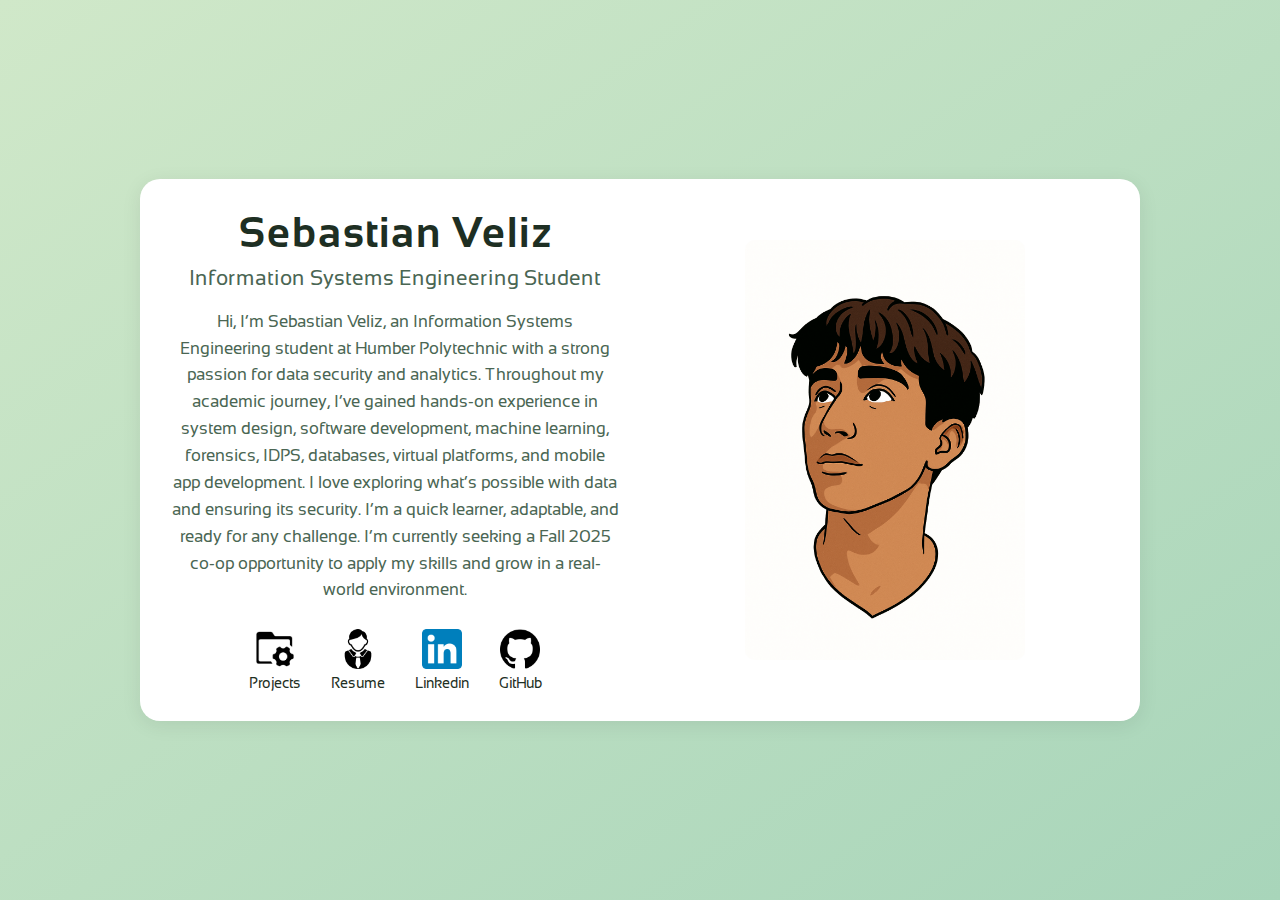
<file: index.html>
<!DOCTYPE html>
<html lang="en">
<head>
    <meta charset="UTF-8" />
    <meta name="viewport" content="width=device-width, initial-scale=1.0"/>
    <title>Sebastian Veliz Portfolio</title>
    <link href="https://fonts.googleapis.com/css2?family=Sansation:wght@300;400;700&display=swap" rel="stylesheet">
    <link rel="stylesheet" href="styles.css" />
</head>
<body>

    <div class="main-section">
        <div class="left-content">
            <h1>Sebastian Veliz</h1>
            <h2>Information Systems Engineering Student</h2>
            <p>Hi, I’m Sebastian Veliz, an Information Systems Engineering student at Humber Polytechnic with a strong passion for data security and analytics. Throughout my academic journey, I’ve gained hands-on experience in system design, software development, machine learning, forensics, IDPS, databases, virtual platforms, and mobile app development. I love exploring what’s possible with data and ensuring its security. I’m a quick learner, adaptable, and ready for any challenge. I’m currently seeking a Fall 2025 co-op opportunity to apply my skills and grow in a real-world environment.</p>
            <div class="icon-row">
                <a href="projects.html" class="projects" title="Projects">
                  <img src="img/projects.png" alt="View Projects">
                  <span>Projects</span>
                </a>
                <a href="SebastianVeliz_Resume_HumberPolytechnic_1.3.pdf" class="resume" target="_blank" rel="noopener noreferrer" title="Resume">
                  <img src="img/resume.png" alt="View Resume">
                  <span>Resume</span>
                </a>
                <a href="https://www.linkedin.com/in/sebassveliz" class="Linkedin" title="Linkedin" target="_blank" rel="noopener noreferrer">
                    <img src="img/link.png" alt="View Linkedin">
                    <span>Linkedin</span>
                </a>                
                <a href="https://github.com/xsebass" class="GitHub" title="Linkedin" target="_blank" rel="noopener noreferrer">
                    <img src="img/git.png" alt="View GitHug">
                    <span>GitHub</span>
                </a> 
            </div>
        </div>

        <div class="right-content">
            <img src="img/img1.png" alt="Generated Picture">
        </div>
    </div>

</body>
</html>
</file>
<file: styles.css>
/* ========== Base Styles ========== */
body {
    font-family: "Sansation", sans-serif;
    margin: 0;
    padding: 0;
    background: linear-gradient(to bottom right, #d0e8c9, #a8d5ba);
    color: #1e2f23;
    min-height: 100vh;
    display: flex;
    justify-content: center;
    align-items: center;
}

/* ========== Main Section ========== */
.main-section {
    display: flex;
    flex-wrap: wrap;
    justify-content: center;
    align-items: center;
    gap: 40px;
    max-width: 1000px;
    width: 90%;
    padding: 30px;
    box-sizing: border-box;
    background: #ffffff;
    border-radius: 20px;
    box-shadow: 0 4px 20px rgba(0, 0, 0, 0.08);
    animation: fadeInUp 1s ease-in-out;
}

.left-content {
    flex: 1 1 450px;
    max-width: 450px;
}

.left-content h1 {
    text-align: center;
    font-size: 2.6rem;
    font-weight: 700;
    margin: 0;
    letter-spacing: 1px;
    color: #1e2f23;
}

.left-content h2 {
    text-align: center;
    font-size: 1.3rem;
    margin: 10px 0 20px;
    font-weight: 400;
    color: #4a6653;
}

.left-content p {
    text-align: center;
    font-size: 1.05rem;
    line-height: 1.6;
    color: #4a6653;
}

.right-content {
    flex: 1 1 300px;
    display: flex;
    justify-content: center;
    align-items: center;
}

.right-content img {
    width: 80%;
    max-width: 280px;
    border-radius: 10px;
}

/* ========== Icons ========== */
.icon-row {
    display: flex;
    justify-content: center;
    gap: 30px;
    margin-top: 25px;
    flex-wrap: wrap;
}

.projects,
.resume,
.Linkedin,
.GitHub {
    display: flex;
    flex-direction: column;
    align-items: center;
    text-decoration: none;
    color: #1e2f23;
}

.projects img,
.resume img,
.GitHub img,
.Linkedin img {
    width: 40px;
    height: auto;
    transition: transform 0.5s;
}

.projects:hover,
.resume:hover,
.Linkedin:hover,
.GitHub:hover {
    transform: scale(1.1);
    filter: brightness(1.1);
    cursor: pointer;
}

.projects span,
.resume span,
.Linkedin span,
.GitHub span {
    margin-top: 6px;
    font-size: 0.9rem;
    color: #1e2f23;
}

.projects:hover span,
.resume:hover span,
.Linkedin:hover span,
.GitHub:hover span {
    color: #388e3c;
}

/* ========== Animation ========== */
@keyframes fadeInUp {
    from {
        opacity: 0;
        transform: translateY(20px);
    }
    to {
        opacity: 1;
        transform: translateY(0);
    }
}

/* ========== Extra Elements ========== */
.highlight-badge {
    background-color: #c8e6c9;
    color: #1e2f23;
    padding: 4px 8px;
    border-radius: 10px;
    font-size: 0.8rem;
    font-weight: 600;
}

/* ========== Column Main Section ========== */
.column-main-section {
    display: flex;
    flex-direction: column;
    gap: 30px;
    max-width: 1000px;
    width: 90%;
    padding: 30px;
    box-sizing: border-box;
    background: #ffffff;
    border-radius: 20px;
    box-shadow: 0 4px 20px rgba(0, 0, 0, 0.08);
    animation: fadeInUp 1s ease-in-out;
    height: 600px;
    overflow: hidden;
}

.top-content {
    position: relative;
    text-align: center;
    padding-bottom: 10px;
}

.back-button {
    position: absolute;
    top: 0;
    right: 0;
    margin: 10px 20px;
    padding: 6px 12px;
    font-size: 0.9rem;
    color: #1e2f23;
    background-color: #e0f2e9;
    border: 1px solid #a4cbb0;
    border-radius: 8px;
    text-decoration: none;
    transition: background-color 0.3s ease;
}

.back-button:hover {
    background-color: #c4e5d2;
}

.top-content h1 {
    font-size: 2.2rem;
    font-weight: 700;
    margin: 0;
    color: #1e2f23;
}

.p-1 {
    position: relative;
    padding: 20px;
    margin-bottom: 30px;
    border-radius: 12px;
    background-color: #f9fdf9;
    box-shadow: 0 2px 10px rgba(0, 0, 0, 0.05);
}

.p-1 h2 {
    text-align: left;
    margin-bottom: 10px;
}

.date-top-right {
    position: absolute;
    top: 10px;
    right: 20px;
    font-size: 0.9rem;
    color: black;
    font-weight: 500;
}

.p-1-allignmet {
    display: flex;
    flex-direction: row;
    gap: 30px;
    align-items: flex-start;
    flex-wrap: nowrap;
}

.p-1-left {
    flex: 0 0 200px;
    display: flex;
    flex-direction: column;
    align-items: center;
}

.mySlides {
    width: 100%;
    height: 220px;
    object-fit: contain;
    display: none;
    border-radius: 10px;
    box-shadow: 0 2px 8px rgba(0, 0, 0, 0.1);
    background-color: #ffffff;
}

.slideshow-container {
    width: 240px;
    height: 240px;
    display: flex;
    flex-direction: column;
    align-items: center;
    justify-content: space-between;
}

.slide-buttons {
    display: flex;
    gap: 8px;
    margin-top: 10px;
}

.nav-button {
    background-color: #e0f2e9;
    border: 1px solid #a4cbb0;
    border-radius: 5px;
    font-size: 16px;
    padding: 4px 8px;
    cursor: pointer;
    transition: background-color 0.3s ease;
}

.nav-button:hover {
    background-color: #c4e5d2;
}

.p-1-right {
    flex: 1;
    text-align: left;
    font-size: 1rem;
    color: #1e2f23;
}

.bottom-content {
    flex: 1;
    overflow: hidden;
}

.projects-list {
    max-height: 400px;
    overflow-y: scroll;
    padding-right: 10px;
    scrollbar-width: none;
    -ms-overflow-style: none;
}

.projects-list::-webkit-scrollbar {
    display: none;
}

/* ========== Mobile Responsive Styles ========== */
@media (max-width: 600px) {
    body {
        flex-direction: column;
        padding: 20px 10px;
        align-items: flex-start;
    }

    .main-section,
    .column-main-section {
        flex-direction: column;
        width: 100%;
        height: auto;
        padding: 20px;
        gap: 20px;
        border-radius: 0;
        box-shadow: none;
    }

    .left-content,
    .right-content {
        flex: 1 1 100%;
        max-width: 100%;
        text-align: center;
    }

    .left-content h1 {
        font-size: 2rem;
    }

    .left-content h2 {
        font-size: 1.1rem;
    }

    .left-content p {
        font-size: 1rem;
        padding: 0 10px;
    }

    .right-content img {
        width: 60%;
        max-width: 200px;
    }

    .icon-row {
        gap: 20px;
        flex-wrap: wrap;
    }

    .p-1-allignmet {
        flex-direction: column;
        align-items: center;
    }

    .p-1-left,
    .slideshow-container {
        width: 100%;
        max-width: 280px;
    }

    .p-1-right {
        font-size: 0.95rem;
        text-align: center;
    }

    .top-content h1 {
        font-size: 1.8rem;
    }

    .p-1 h2 {
        font-size: 1.2rem;
        text-align: center;
    }

    .projects-list {
        max-height: 300px;
    }

    .back-button {
        position: static;
        display: block;
        margin: 0 auto 10px;
    }
}
</file>
